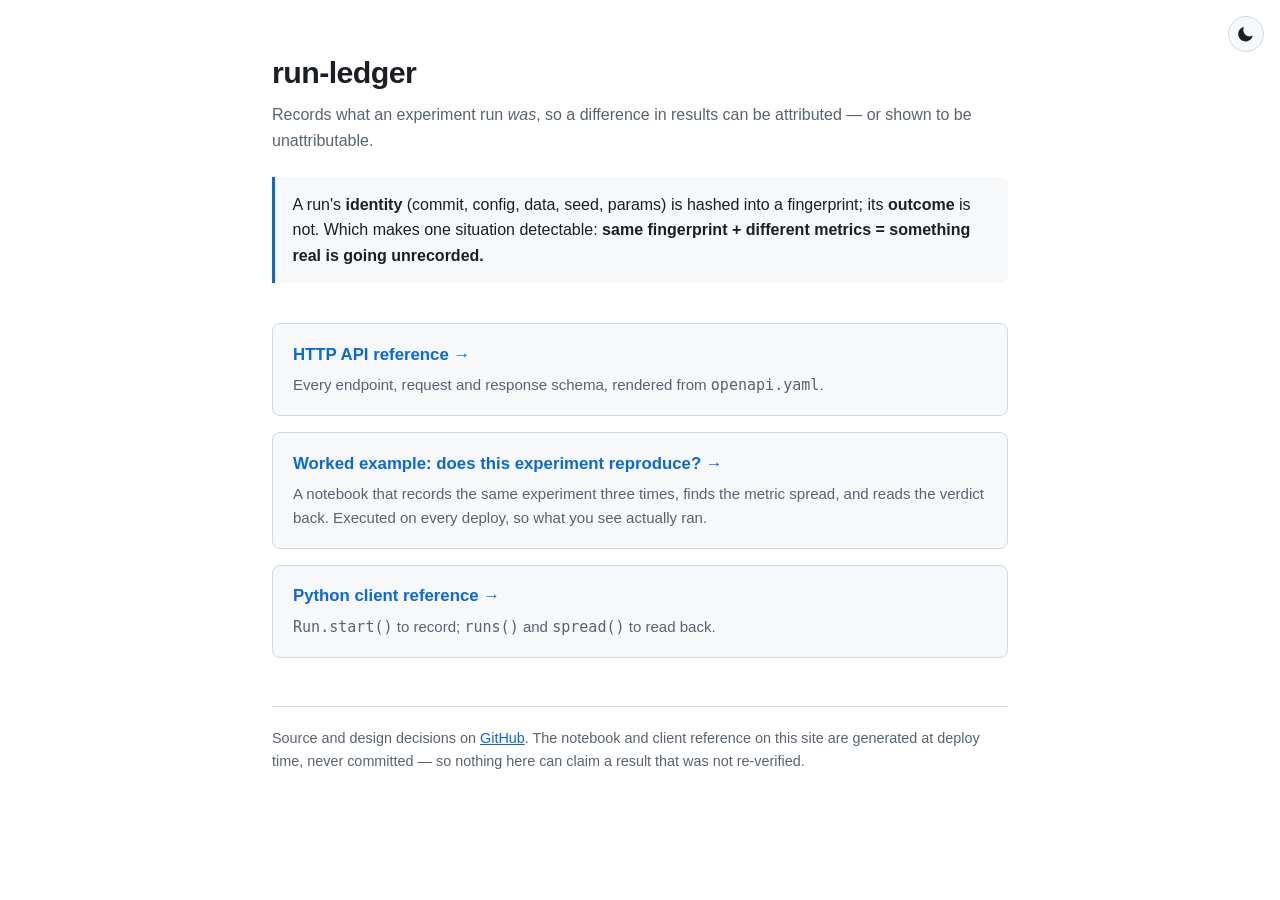
<file: docs/index.html>
<!doctype html>
<html lang="en">
  <head>
    <title>run-ledger documentation</title>
    <meta charset="utf-8" />
    <meta name="viewport" content="width=device-width, initial-scale=1" />
    <meta name="description" content="Documentation for run-ledger: API reference, Python client reference, and a worked reproducibility notebook." />
    <style>
      :root {
        color-scheme: light dark;
        --bg: #ffffff;
        --fg: #1b1f24;
        --muted: #59636e;
        --border: #d1d9e0;
        --accent: #0969da;
        --card: #f6f8fa;
      }
      @media (prefers-color-scheme: dark) {
        :root:not([data-theme="light"]) {
          --bg: #0d1117;
          --fg: #e6edf3;
          --muted: #9198a1;
          --border: #3d444d;
          --accent: #4493f8;
          --card: #151b23;
        }
      }
      :root[data-theme="dark"] {
        --bg: #0d1117;
        --fg: #e6edf3;
        --muted: #9198a1;
        --border: #3d444d;
        --accent: #4493f8;
        --card: #151b23;
      }
      :root[data-theme="light"] {
        --bg: #ffffff;
        --fg: #1b1f24;
        --muted: #59636e;
        --border: #d1d9e0;
        --accent: #0969da;
        --card: #f6f8fa;
      }
      * { box-sizing: border-box; }
      body {
        margin: 0;
        padding: 3rem 1.25rem 4rem;
        background: var(--bg);
        color: var(--fg);
        font: 16px/1.6 -apple-system, BlinkMacSystemFont, "Segoe UI", Helvetica, Arial, sans-serif;
      }
      main { max-width: 46rem; margin: 0 auto; }
      h1 { font-size: 1.9rem; margin: 0 0 .35rem; letter-spacing: -.02em; }
      .tagline { color: var(--muted); margin: 0 0 .5rem; }
      .thesis {
        margin: 1.5rem 0 2.5rem;
        padding: .9rem 1.1rem;
        border-left: 3px solid var(--accent);
        background: var(--card);
        border-radius: 0 6px 6px 0;
      }
      .thesis code { font-size: .95em; }
      ul.cards { list-style: none; padding: 0; margin: 0; display: grid; gap: 1rem; }
      .cards a.card {
        display: block;
        padding: 1.1rem 1.25rem;
        border: 1px solid var(--border);
        border-radius: 8px;
        background: var(--card);
        text-decoration: none;
        color: inherit;
      }
      .cards a.card:hover { border-color: var(--accent); }
      .cards h2 { margin: 0 0 .3rem; font-size: 1.05rem; color: var(--accent); }
      .cards p { margin: 0; color: var(--muted); font-size: .94rem; }
      footer {
        margin-top: 3rem; padding-top: 1.25rem;
        border-top: 1px solid var(--border);
        color: var(--muted); font-size: .9rem;
      }
      footer a { color: var(--accent); }
      .theme-toggle {
        display: none;
        position: fixed;
        top: 1rem;
        right: 1rem;
        width: 2.25rem;
        height: 2.25rem;
        align-items: center;
        justify-content: center;
        border: 1px solid var(--border);
        border-radius: 999px;
        background: var(--card);
        color: var(--fg);
        cursor: pointer;
      }
      .js .theme-toggle { display: inline-flex; }
      .theme-toggle:hover { border-color: var(--accent); }
      .theme-toggle svg { width: 1.1rem; height: 1.1rem; }
      .theme-toggle .icon-sun { display: none; }
      :root[data-theme="dark"] .theme-toggle .icon-sun { display: block; }
      :root[data-theme="dark"] .theme-toggle .icon-moon { display: none; }
    </style>
    <script>
      (function () {
        document.documentElement.classList.add("js");
        var KEY = "theme";
        function systemTheme() {
          try {
            return window.matchMedia && window.matchMedia("(prefers-color-scheme: dark)").matches
              ? "dark"
              : "light";
          } catch (e) {
            return "dark";
          }
        }
        function apply(theme) {
          document.documentElement.setAttribute("data-theme", theme);
        }
        var stored = null;
        try {
          stored = localStorage.getItem(KEY);
        } catch (e) {}
        apply(stored || systemTheme());
        if (!stored && window.matchMedia) {
          try {
            window.matchMedia("(prefers-color-scheme: dark)").addEventListener("change", function (e) {
              var current = null;
              try {
                current = localStorage.getItem(KEY);
              } catch (err) {}
              if (!current) apply(e.matches ? "dark" : "light");
            });
          } catch (e) {}
        }
        window.__setTheme = function (theme) {
          try {
            localStorage.setItem(KEY, theme);
          } catch (e) {}
          apply(theme);
        };
      })();
    </script>
  </head>
  <body>
    <button
      class="theme-toggle"
      type="button"
      aria-label="Toggle dark mode"
      title="Toggle dark mode"
      onclick="window.__setTheme(document.documentElement.getAttribute('data-theme') === 'dark' ? 'light' : 'dark')"
    >
      <svg class="icon-sun" viewBox="0 0 24 24" fill="none" stroke="currentColor" stroke-width="2" stroke-linecap="round"><circle cx="12" cy="12" r="4"/><path d="M12 2v2M12 20v2M4.93 4.93l1.41 1.41M17.66 17.66l1.41 1.41M2 12h2M20 12h2M4.93 19.07l1.41-1.41M17.66 6.34l1.41-1.41"/></svg>
      <svg class="icon-moon" viewBox="0 0 24 24" fill="currentColor"><path d="M20.5 14.7A8.5 8.5 0 0 1 9.3 3.5a.5.5 0 0 0-.6-.7A10 10 0 1 0 21.2 15.3a.5.5 0 0 0-.7-.6z"/></svg>
    </button>
    <main>
      <h1>run-ledger</h1>
      <p class="tagline">
        Records what an experiment run <em>was</em>, so a difference in results can be
        attributed — or shown to be unattributable.
      </p>

      <p class="thesis">
        A run's <strong>identity</strong> (commit, config, data, seed, params) is hashed into a
        fingerprint; its <strong>outcome</strong> is not. Which makes one situation detectable:
        <strong>same fingerprint + different metrics = something real is going unrecorded.</strong>
      </p>

      <ul class="cards">
        <li>
          <a class="card" href="./api/">
            <h2>HTTP API reference &rarr;</h2>
            <p>Every endpoint, request and response schema, rendered from <code>openapi.yaml</code>.</p>
          </a>
        </li>
        <li>
          <a class="card" href="./reproducibility.html">
            <h2>Worked example: does this experiment reproduce? &rarr;</h2>
            <p>
              A notebook that records the same experiment three times, finds the metric spread,
              and reads the verdict back. Executed on every deploy, so what you see actually ran.
            </p>
          </a>
        </li>
        <li>
          <a class="card" href="./python/">
            <h2>Python client reference &rarr;</h2>
            <p><code>Run.start()</code> to record; <code>runs()</code> and <code>spread()</code> to read back.</p>
          </a>
        </li>
      </ul>

      <footer>
        Source and design decisions on
        <a href="https://github.com/kornsour/run-ledger">GitHub</a>.
        The notebook and client reference on this site are generated at deploy time,
        never committed — so nothing here can claim a result that was not re-verified.
      </footer>
    </main>
  </body>
</html>
</file>
